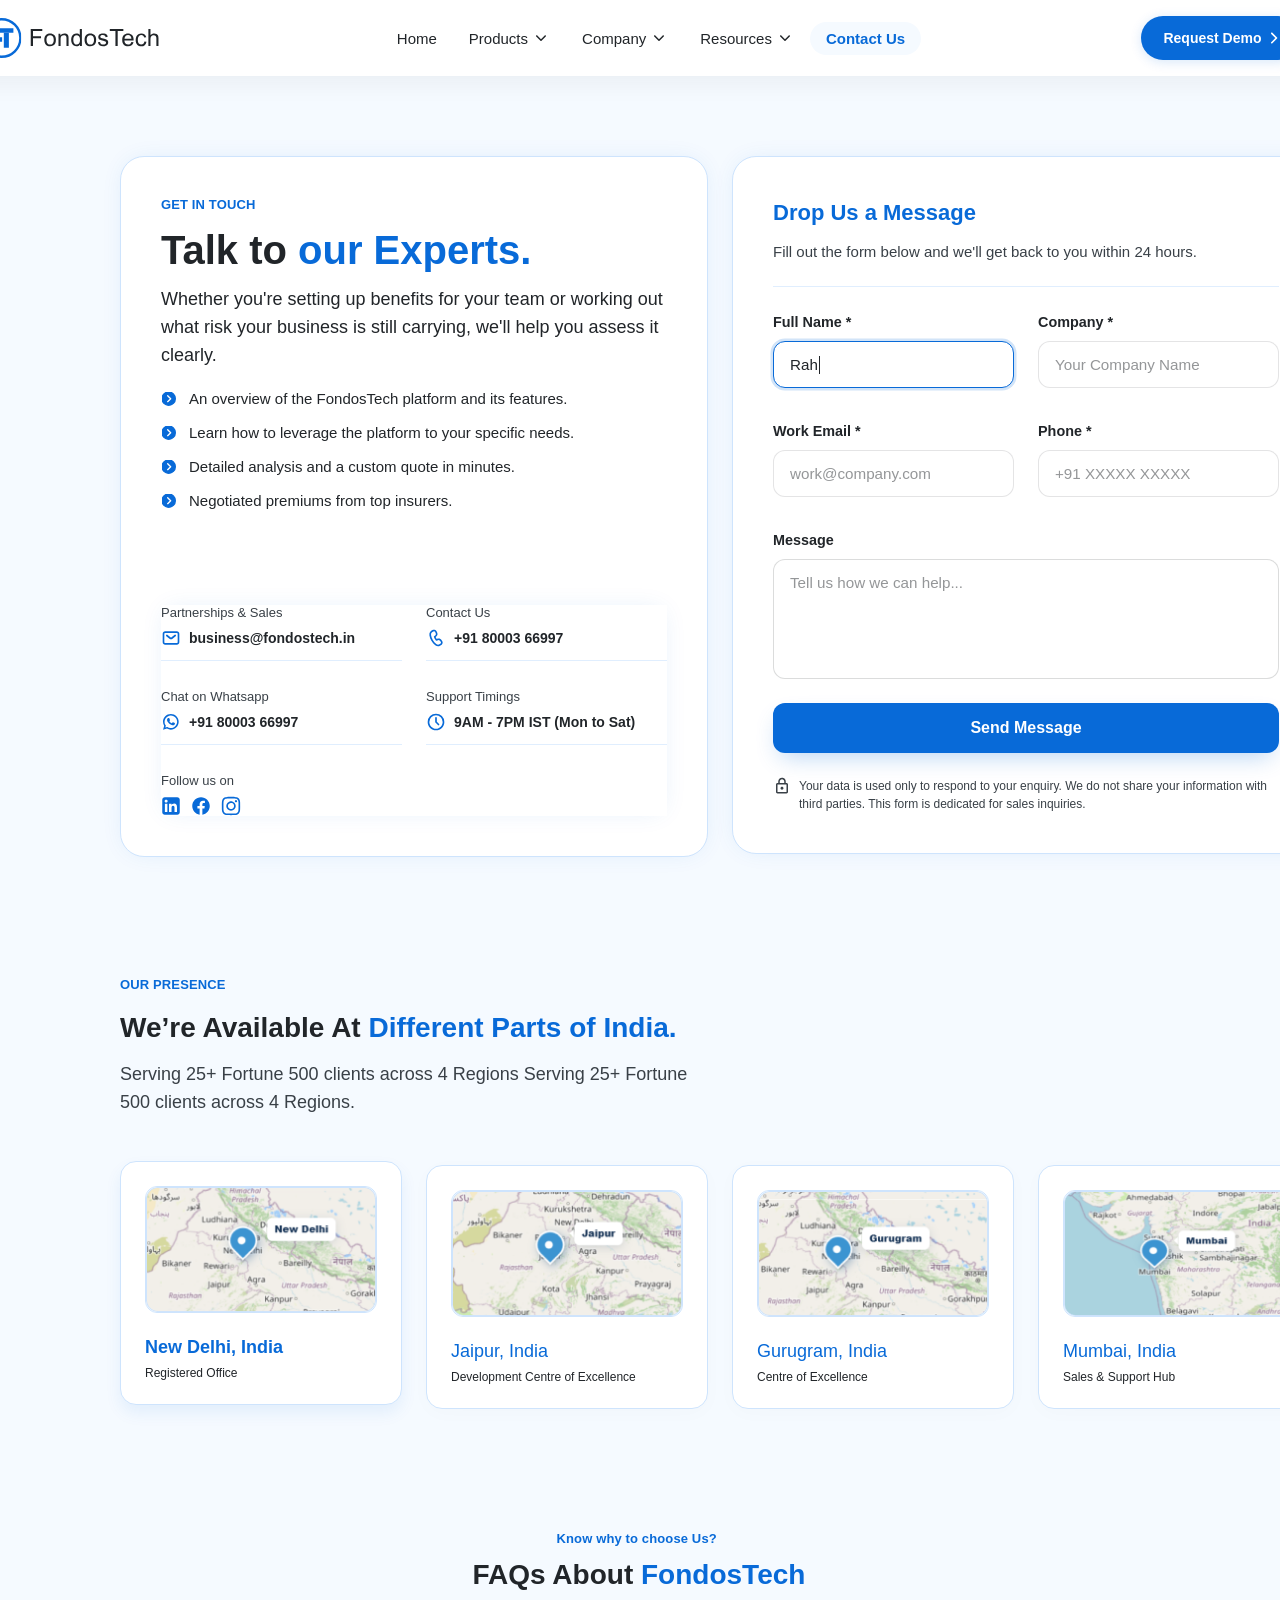
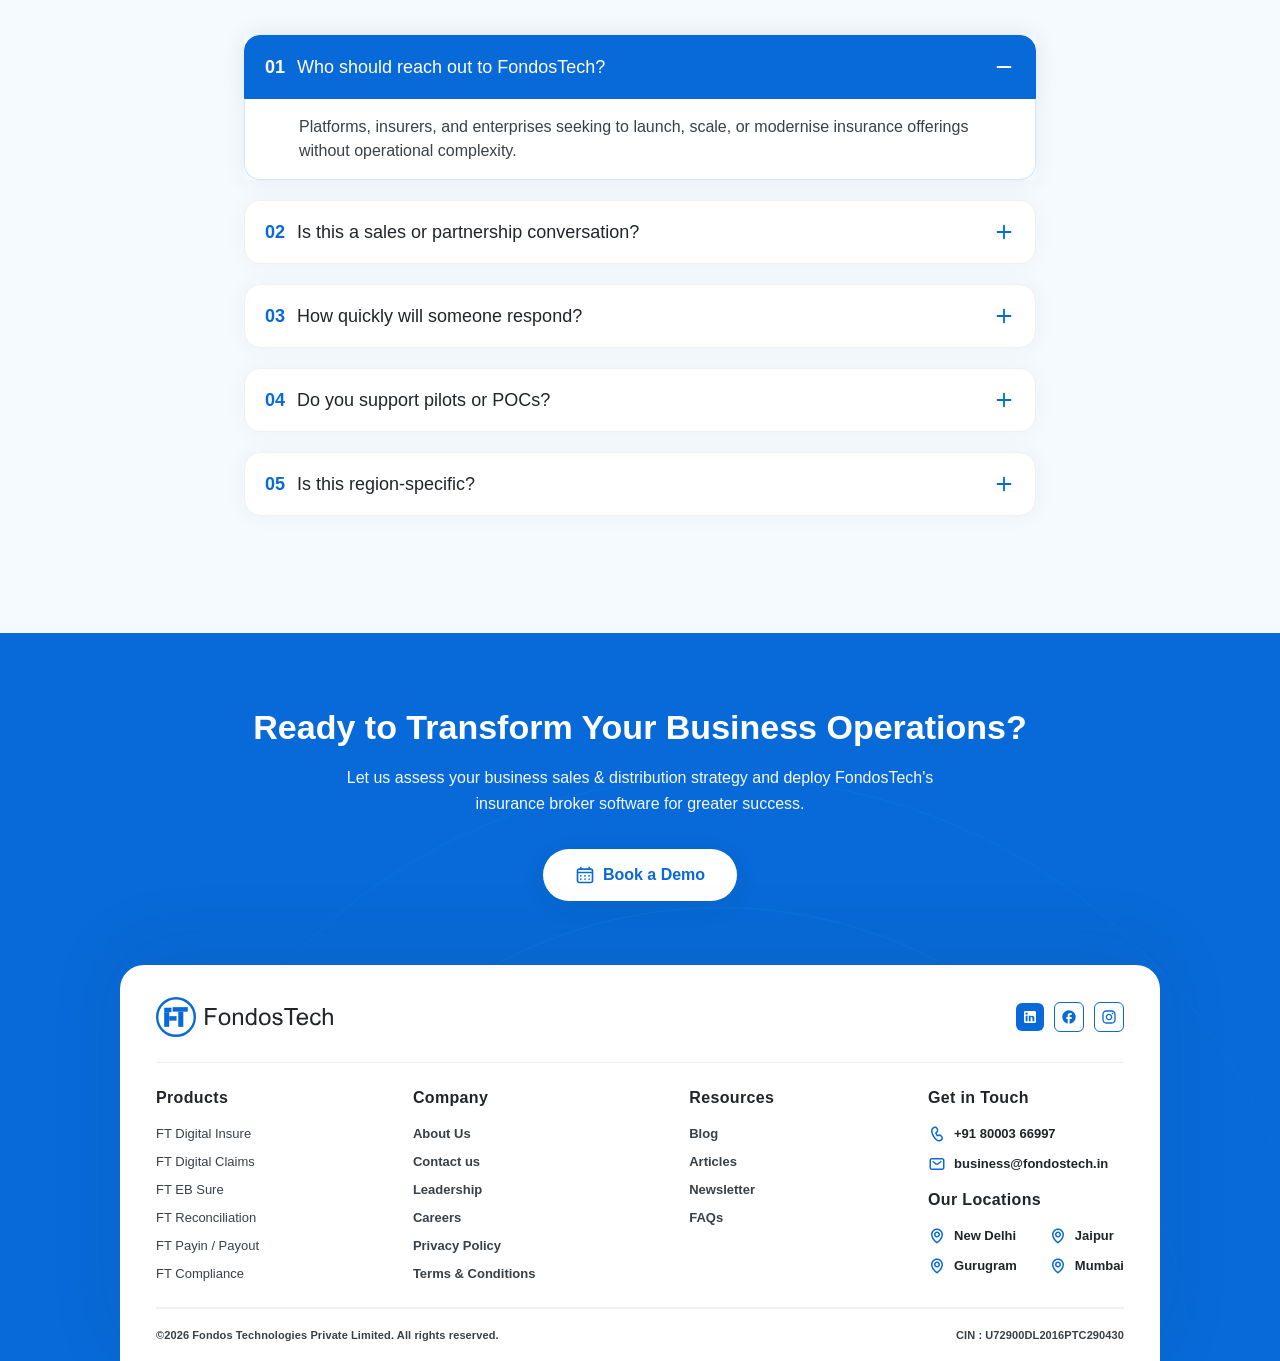
<file: fondos_web_htm/contact-us-fondos/index.html>
<!DOCTYPE html>
<html lang="en">
<head>
  <meta charset="UTF-8">
  <meta http-equiv="X-UA-Compatible" content="IE=edge">
  <meta name="viewport" content="width=device-width, initial-scale=1.0">
  <link rel="stylesheet" href="./vars.css">
  <link rel="stylesheet" href="./style.css">
  
  
  <style>
   a,
   button,
   input,
   select,
   h1,
   h2,
   h3,
   h4,
   h5,
   * {
       box-sizing: border-box;
       margin: 0;
       padding: 0;
       border: none;
       text-decoration: none;
       background: none;
   
       -webkit-font-smoothing: antialiased;
   }
   
   menu, ol, ul {
       list-style-type: none;
       margin: 0;
       padding: 0;
   }
   </style>
  <title>Document</title>
</head>
<body>
  <div class="ft-contact-webpage-ui-design-desktop">
    <div class="footer">
      <img class="image-8" src="image-80.png" />
      <div class="frame-240">
        <div class="frame-91">
          <div class="ready-to-transform-your-business-operations">
            Ready to Transform Your Business Operations?
          </div>
          <div
            class="let-us-assess-your-business-sales-distribution-strategy-and-deploy-fondos-tech-s-insurance-broker-software-for-greater-success"
          >
            Let us assess your business sales &amp; distribution strategy and
            deploy FondosTech&#039;s insurance broker software for greater
            success.
          </div>
        </div>
        <div class="frame-7">
          <img class="uil-schedule" src="uil-schedule0.svg" />
          <div class="book-a-demo">Book a Demo</div>
        </div>
      </div>
      <div class="frame-239">
        <div class="frame-238">
          <div class="ft-logo">
            <div class="fondos-tech-logomark-brandmark">
              <img class="clip-path-group" src="clip-path-group0.svg" />
            </div>
          </div>
          <div class="frame-110">
            <div class="frame-10">
              <img class="mdi-linkedin" src="mdi-linkedin0.svg" />
            </div>
            <div class="frame-94">
              <img class="ic-baseline-facebook" src="ic-baseline-facebook0.svg" />
            </div>
            <div class="frame-96">
              <img class="mdi-instagram" src="mdi-instagram0.svg" />
            </div>
          </div>
        </div>
        <div class="frame-118">
          <div class="frame-98">
            <div class="products">Products</div>
            <div class="frame-97">
              <div class="ft-digital-insure">FT Digital Insure</div>
              <div class="ft-digital-claims">FT Digital Claims</div>
              <div class="ft-eb-sure">FT EB Sure</div>
              <div class="ft-reconciliation">FT Reconciliation</div>
              <div class="ft-payin-payout">FT Payin / Payout</div>
              <div class="ft-compliance">FT Compliance</div>
            </div>
          </div>
          <div class="frame-99">
            <div class="company">Company</div>
            <div class="frame-97">
              <div class="frame-232">
                <div class="about-us">About Us</div>
              </div>
              <div class="contact-us">Contact us</div>
              <div class="leadership">Leadership</div>
              <div class="careers">Careers</div>
              <div class="privacy-policy">Privacy Policy</div>
              <div class="terms-conditions">Terms &amp; Conditions</div>
            </div>
          </div>
          <div class="frame-115">
            <div class="resources">Resources</div>
            <div class="frame-97">
              <div class="frame-232">
                <div class="blog">Blog</div>
              </div>
              <div class="articles">Articles</div>
              <div class="newsletter">Newsletter</div>
              <div class="fa-qs">FAQs</div>
            </div>
          </div>
          <div class="frame-114">
            <div class="get-in-touch">Get in Touch</div>
            <div class="frame-113">
              <div class="frame-104">
                <div class="frame-100">
                  <img
                    class="fluent-call-12-regular"
                    src="fluent-call-12-regular0.svg"
                  />
                  <div class="_91-80003-66997">+91 80003 66997</div>
                </div>
                <div class="frame-101">
                  <img
                    class="majesticons-mail-line"
                    src="majesticons-mail-line0.svg"
                  />
                  <div class="business-fondostech-in">business@fondostech.in</div>
                </div>
              </div>
            </div>
            <div class="our-locations">Our Locations</div>
            <div class="frame-250">
              <div class="frame-104">
                <div class="frame-100">
                  <img class="boxicons-location" src="boxicons-location0.svg" />
                  <div class="new-delhi">New Delhi</div>
                </div>
                <div class="frame-101">
                  <img class="boxicons-location2" src="boxicons-location1.svg" />
                  <div class="gurugram">Gurugram</div>
                </div>
              </div>
              <div class="frame-115">
                <div class="frame-104">
                  <div class="frame-100">
                    <img
                      class="boxicons-location3"
                      src="boxicons-location2.svg"
                    />
                    <div class="jaipur">Jaipur</div>
                  </div>
                  <div class="frame-101">
                    <img
                      class="boxicons-location4"
                      src="boxicons-location3.svg"
                    />
                    <div class="mumbai">Mumbai</div>
                  </div>
                </div>
              </div>
            </div>
          </div>
        </div>
        <div class="frame-230">
          <div
            class="_2026-fondos-technologies-private-limited-all-rights-reserved"
          >
            ©2026 Fondos Technologies Private Limited. All rights reserved.
          </div>
          <div class="cin-u-72900-dl-2016-ptc-290430">
            CIN : U72900DL2016PTC290430
          </div>
        </div>
      </div>
    </div>
    <div class="fa-qs2">
      <div class="know-why-to-choose-us">Know why to choose Us?</div>
      <div class="fa-qs-about-fondos-tech">
        <span>
          <span class="fa-qs-about-fondos-tech-span">FAQs About</span>
          <span class="fa-qs-about-fondos-tech-span2">FondosTech</span>
        </span>
      </div>
      <div class="frame-66">
        <div class="frame-64">
          <div class="frame-61">
            <div class="frame-62">
              <div class="_01">01</div>
              <div class="who-should-reach-out-to-fondos-tech">
                Who should reach out to FondosTech?
              </div>
            </div>
            <img
              class="fluent-subtract-12-regular"
              src="fluent-subtract-12-regular0.svg"
            />
          </div>
          <div class="frame-63">
            <div
              class="platforms-insurers-and-enterprises-seeking-to-launch-scale-or-modernise-insurance-offerings-without-operational-complexity"
            >
              Platforms, insurers, and enterprises seeking to launch, scale, or
              modernise insurance offerings without operational complexity.
            </div>
          </div>
        </div>
        <div class="frame-65">
          <div class="frame-612">
            <div class="frame-622">
              <div class="_02">02</div>
              <div class="is-this-a-sales-or-partnership-conversation">
                Is this a sales or partnership conversation?
              </div>
            </div>
            <img class="fluent-add-12-regular" src="fluent-add-12-regular0.svg" />
          </div>
        </div>
        <div class="frame-662">
          <div class="frame-612">
            <div class="frame-622">
              <div class="_03">03</div>
              <div class="how-quickly-will-someone-respond">
                How quickly will someone respond?
              </div>
            </div>
            <img
              class="fluent-add-12-regular2"
              src="fluent-add-12-regular1.svg"
            />
          </div>
        </div>
        <div class="frame-67">
          <div class="frame-612">
            <div class="frame-622">
              <div class="_04">04</div>
              <div class="do-you-support-pilots-or-po-cs">
                Do you support pilots or POCs?
              </div>
            </div>
            <img
              class="fluent-add-12-regular3"
              src="fluent-add-12-regular2.svg"
            />
          </div>
        </div>
        <div class="frame-68">
          <div class="frame-612">
            <div class="frame-622">
              <div class="_05">05</div>
              <div class="is-this-region-specific">Is this region-specific?</div>
            </div>
            <img
              class="fluent-add-12-regular4"
              src="fluent-add-12-regular3.svg"
            />
          </div>
        </div>
      </div>
    </div>
    <div class="locations">
      <div class="frame-255">
        <div class="our-presence">our presence</div>
        <div class="frame-43">
          <div class="we-re-available-at-different-parts-of-india">
            <span>
              <span class="we-re-available-at-different-parts-of-india-span">
                We’re Available At
              </span>
              <span class="we-re-available-at-different-parts-of-india-span2">
                Different Parts of India.
              </span>
            </span>
          </div>
          <div
            class="serving-25-fortune-500-clients-across-4-regions-serving-25-fortune-500-clients-across-4-regions"
          >
            Serving 25+ Fortune 500 clients across 4 Regions Serving 25+ Fortune
            500 clients across 4 Regions.
          </div>
        </div>
      </div>
      <div class="frame-258">
        <img class="image-10" src="image-100.png" />
        <div class="frame-257">
          <div class="new-delhi-india">New Delhi, India</div>
          <div class="registered-office">Registered Office</div>
        </div>
      </div>
      <div class="frame-259">
        <img class="image-12" src="image-120.png" />
        <div class="frame-257">
          <div class="jaipur-india">Jaipur, India</div>
          <div class="development-centre-of-excellence">
            Development Centre of Excellence
          </div>
        </div>
      </div>
      <div class="frame-260">
        <img class="image-10" src="image-101.png" />
        <div class="frame-257">
          <div class="gurugram-india">Gurugram, India</div>
          <div class="centre-of-excellence">Centre of Excellence</div>
        </div>
      </div>
      <div class="frame-261">
        <img class="image-10" src="image-102.png" />
        <div class="frame-257">
          <div class="mumbai-india">Mumbai, India</div>
          <div class="sales-support-hub">Sales &amp; Support Hub</div>
        </div>
      </div>
    </div>
    <div class="frame-247">
      <div class="frame-43">
        <div class="drop-us-a-message">Drop Us a Message</div>
        <div
          class="fill-out-the-form-below-and-we-ll-get-back-to-you-within-24-hours"
        >
          Fill out the form below and we&#039;ll get back to you within 24 hours.
        </div>
      </div>
      <div class="line-4"></div>
      <div class="frame-246">
        <div class="frame-244">
          <div class="frame-2382">
            <div class="full-name">Full Name *</div>
            <div class="frame-237">
              <div class="rah">Rah</div>
              <div class="line-2"></div>
            </div>
          </div>
          <div class="frame-2392">
            <div class="company2">Company *</div>
            <div class="frame-2372">
              <div class="your-company-name">Your Company Name</div>
            </div>
          </div>
        </div>
        <div class="frame-245">
          <div class="frame-241">
            <div class="work-email">Work Email *</div>
            <div class="frame-2372">
              <div class="work-company-com">work@company.com</div>
            </div>
          </div>
          <div class="frame-2392">
            <div class="phone">Phone *</div>
            <div class="frame-2372">
              <div class="_91-xxxxx-xxxxx">+91 XXXXX XXXXX</div>
            </div>
          </div>
        </div>
        <div class="frame-243">
          <div class="message">Message</div>
          <div class="frame-2373">
            <div class="tell-us-how-we-can-help">Tell us how we can help...</div>
          </div>
        </div>
      </div>
      <div class="frame-72">
        <div class="send-message">Send Message</div>
      </div>
      <div class="frame-248">
        <img class="mdi-secure-outline" src="mdi-secure-outline0.svg" />
        <div
          class="your-data-is-used-only-to-respond-to-your-enquiry-we-do-not-share-your-information-with-third-parties-this-form-is-dedicated-for-sales-inquiries"
        >
          Your data is used only to respond to your enquiry. We do not share your
          information with third parties. This form is dedicated for sales
          inquiries.
        </div>
      </div>
    </div>
    <div class="frame-2552">
      <div class="frame-268">
        <div class="get-in-touch2">Get in touch</div>
        <div class="frame-432">
          <div class="frame-265">
            <div class="talk-to-our-experts">
              <span>
                <span class="talk-to-our-experts-span">Talk to</span>
                <span class="talk-to-our-experts-span2">our Experts.</span>
              </span>
            </div>
            <div
              class="whether-you-re-setting-up-benefits-for-your-team-or-working-out-what-risk-your-business-is-still-carrying-we-ll-help-you-assess-it-clearly"
            >
              Whether you&#039;re setting up benefits for your team or working out
              what risk your business is still carrying, we&#039;ll help you
              assess it clearly.
            </div>
          </div>
          <div class="frame-267">
            <div class="frame-1012">
              <div class="icon-park-solid-right-c">
                <img class="mask-group" src="mask-group0.svg" />
              </div>
              <div
                class="an-overview-of-the-fondos-tech-platform-and-its-features"
              >
                An overview of the FondosTech platform and its features.
              </div>
            </div>
            <div class="frame-102">
              <div class="icon-park-solid-right-c">
                <img class="mask-group2" src="mask-group1.svg" />
              </div>
              <div
                class="learn-how-to-leverage-the-platform-to-your-specific-needs"
              >
                Learn how to leverage the platform to your specific needs.
              </div>
            </div>
            <div class="frame-2672">
              <div class="icon-park-solid-right-c">
                <img class="mask-group3" src="mask-group2.svg" />
              </div>
              <div class="detailed-analysis-and-a-custom-quote-in-minutes">
                Detailed analysis and a custom quote in minutes.
              </div>
            </div>
            <div class="frame-266">
              <div class="icon-park-solid-right-c">
                <img class="mask-group4" src="mask-group3.svg" />
              </div>
              <div class="negotiated-premiums-from-top-insurers">
                Negotiated premiums from top insurers.
              </div>
            </div>
          </div>
        </div>
      </div>
      <div class="frame-263">
        <div class="frame-2632">
          <div class="frame-105">
            <div class="partnerships-sales">Partnerships &amp; Sales</div>
            <div class="frame-101">
              <img
                class="majesticons-mail-line2"
                src="majesticons-mail-line1.svg"
              />
              <div class="business-fondostech-in2">business@fondostech.in</div>
            </div>
          </div>
          <div class="frame-2572">
            <div class="contact-us2">Contact Us</div>
            <div class="frame-100">
              <img
                class="fluent-call-12-regular2"
                src="fluent-call-12-regular1.svg"
              />
              <div class="_91-80003-669972">+91 80003 66997</div>
            </div>
          </div>
        </div>
        <div class="frame-264">
          <div class="frame-2582">
            <div class="chat-on-whatsapp">Chat on Whatsapp</div>
            <div class="frame-100">
              <div class="flowbite-whatsapp-solid">
                <img class="group" src="group0.svg" />
              </div>
              <div class="_91-80003-669972">+91 80003 66997</div>
            </div>
          </div>
          <div class="frame-256">
            <div class="support-timings">Support Timings</div>
            <div class="frame-100">
              <img class="mingcute-time-line" src="mingcute-time-line0.svg" />
              <div class="_9-am-7-pm-ist-mon-to-sat">
                9AM - 7PM IST (Mon to Sat)
              </div>
            </div>
          </div>
        </div>
        <div class="frame-2583">
          <div class="follow-us-on">Follow us on</div>
          <div class="frame-269">
            <img class="pajamas-linkedin" src="pajamas-linkedin0.svg" />
            <img class="formkit-facebook" src="formkit-facebook0.svg" />
            <img
              class="akar-icons-instagram-fill"
              src="akar-icons-instagram-fill0.svg"
            />
          </div>
        </div>
      </div>
    </div>
    <div class="navbar">
      <div class="ft-logo2">
        <div class="fondos-tech-logomark-brandmark2">
          <img class="clip-path-group2" src="clip-path-group1.svg" />
        </div>
      </div>
      <div class="frame-6">
        <div class="frame-5">
          <div class="home">Home</div>
        </div>
        <div class="frame-2">
          <div class="products2">Products</div>
          <div class="mingcute-down-line">
            <img class="group2" src="group1.svg" />
          </div>
        </div>
        <div class="frame-3">
          <div class="company3">Company</div>
          <div class="mingcute-down-line">
            <img class="group3" src="group2.svg" />
          </div>
        </div>
        <div class="frame-69">
          <div class="resources2">Resources</div>
          <div class="mingcute-down-line">
            <img class="group4" src="group3.svg" />
          </div>
        </div>
        <div class="frame-4">
          <div class="contact-us3">Contact Us</div>
        </div>
      </div>
      <div class="frame-1">
        <div class="request-demo">Request Demo</div>
        <img class="mingcute-right-line" src="mingcute-right-line0.svg" />
      </div>
    </div>
  </div>
  
</body>
</html>
</file>
<file: fondos_web_htm/contact-us-fondos/vars.css>
/* Figma Styles of your File */
:root {
  /* Colors */
  --fondostech-primary: #086ad8;
  --fondostech-secondary: #212529;

  /* Fonts */
  /* Effects */
}
/* Figma Color Variables of your File */
</file>
<file: fondos_web_htm/contact-us-fondos/style.css>
.ft-contact-webpage-ui-design-desktop,
.ft-contact-webpage-ui-design-desktop * {
  box-sizing: border-box;
}
.ft-contact-webpage-ui-design-desktop {
  background: #f5faff;
  height: 185.0625rem;
  position: relative;
  overflow: hidden;
}
.footer {
  background: var(--fondostech-primary, #086ad8);
  padding: 4.5rem 7.5rem 0rem 7.5rem;
  display: flex;
  flex-direction: column;
  gap: 4rem;
  align-items: center;
  justify-content: center;
  position: absolute;
  right: 0rem;
  left: 0rem;
  bottom: 0rem;
  overflow: hidden;
}
.image-8 {
  flex-shrink: 0;
  width: 75rem;
  height: 75rem;
  position: absolute;
  left: 7.5rem;
  top: 9rem;
  object-fit: cover;
  aspect-ratio: 1;
}
.frame-240 {
  display: flex;
  flex-direction: column;
  gap: 2rem;
  align-items: center;
  justify-content: center;
  align-self: stretch;
  flex-shrink: 0;
  position: relative;
}
.frame-91 {
  display: flex;
  flex-direction: column;
  gap: 1rem;
  align-items: center;
  justify-content: center;
  flex-shrink: 0;
  position: relative;
}
.ready-to-transform-your-business-operations {
  color: #ffffff;
  text-align: center;
  font-family: "Inter-Bold", sans-serif;
  font-size: 2.125rem;
  line-height: 2.75rem;
  font-weight: 700;
  position: relative;
  display: flex;
  align-items: center;
  justify-content: center;
}
.let-us-assess-your-business-sales-distribution-strategy-and-deploy-fondos-tech-s-insurance-broker-software-for-greater-success {
  color: #ffffff;
  text-align: center;
  font-family: "Inter-Medium", sans-serif;
  font-size: 1rem;
  line-height: 1.625rem;
  font-weight: 500;
  opacity: 0.96;
  position: relative;
  width: 37.5rem;
  display: flex;
  align-items: center;
  justify-content: center;
}
.frame-7 {
  background: #ffffff;
  border-radius: 2.5rem;
  padding: 1rem 2rem 1rem 2rem;
  display: flex;
  flex-direction: row;
  gap: 0.5rem;
  align-items: center;
  justify-content: center;
  flex-shrink: 0;
  position: relative;
  box-shadow: 0rem 0.375rem 1.5rem 0rem rgba(33, 37, 41, 0.08);
  overflow: hidden;
}
.uil-schedule {
  flex-shrink: 0;
  width: 1.25rem;
  height: 1.25rem;
  position: relative;
  overflow: visible;
  aspect-ratio: 1;
}
.book-a-demo {
  color: var(--fondostech-primary, #086ad8);
  text-align: left;
  font-family: "Inter-SemiBold", sans-serif;
  font-size: 1rem;
  line-height: 1.25rem;
  font-weight: 600;
  position: relative;
  display: flex;
  align-items: center;
  justify-content: flex-start;
}
.frame-239 {
  background: #ffffff;
  border-radius: 1.5rem 1.5rem 0rem 0rem;
  padding: 0rem 2.25rem 0rem 2.25rem;
  display: flex;
  flex-direction: column;
  gap: 0rem;
  align-items: center;
  justify-content: center;
  align-self: stretch;
  flex-shrink: 0;
  position: relative;
  box-shadow: 0rem -0.9375rem 5rem 0rem rgba(33, 37, 41, 0.08);
  overflow: hidden;
}
.frame-238 {
  border-style: solid;
  border-color: transparent;
  border-width: 0rem 0rem 0.03125rem 0rem;
  padding: 2rem 0rem 1.5rem 0rem;
  display: flex;
  flex-direction: row;
  align-items: center;
  justify-content: space-between;
  align-self: stretch;
  flex-shrink: 0;
  position: relative;
  overflow: hidden;
}
.ft-logo {
  flex-shrink: 0;
  width: 11.25rem;
  height: 2.5rem;
  position: relative;
  overflow: hidden;
}
.fondos-tech-logomark-brandmark {
  width: 11.180625rem;
  height: 2.5rem;
  position: absolute;
  left: 0rem;
  top: 50%;
  translate: 0 -50%;
  overflow: hidden;
  aspect-ratio: 178.89/40;
}
.clip-path-group {
  height: auto;
  position: absolute;
  left: 0rem;
  top: 0rem;
  overflow: visible;
}
.frame-110 {
  display: flex;
  flex-direction: row;
  gap: 0.625rem;
  align-items: center;
  justify-content: flex-start;
  flex-shrink: 0;
  position: relative;
}
.frame-10 {
  background: var(--fondostech-primary, #086ad8);
  border-radius: 0.375rem;
  padding: 0.375rem;
  display: flex;
  flex-direction: row;
  gap: 0rem;
  align-items: center;
  justify-content: center;
  flex-shrink: 0;
  position: relative;
  overflow: hidden;
}
.mdi-linkedin {
  flex-shrink: 0;
  width: 1rem;
  height: 1rem;
  position: relative;
  overflow: visible;
  aspect-ratio: 1;
}
.frame-94 {
  background: #ffffff;
  border-radius: 0.375rem;
  border-style: solid;
  border-color: #086ad8;
  border-width: 0.09375rem;
  padding: 0.375rem;
  display: flex;
  flex-direction: row;
  gap: 0rem;
  align-items: center;
  justify-content: center;
  flex-shrink: 0;
  position: relative;
  overflow: hidden;
}
.ic-baseline-facebook {
  flex-shrink: 0;
  width: 1rem;
  height: 1rem;
  position: relative;
  overflow: visible;
  aspect-ratio: 1;
}
.frame-96 {
  background: #ffffff;
  border-radius: 0.375rem;
  border-style: solid;
  border-color: var(--fondostech-primary, #086ad8);
  border-width: 0.09375rem;
  padding: 0.375rem;
  display: flex;
  flex-direction: row;
  gap: 0rem;
  align-items: center;
  justify-content: center;
  flex-shrink: 0;
  position: relative;
  overflow: hidden;
}
.mdi-instagram {
  flex-shrink: 0;
  width: 1rem;
  height: 1rem;
  position: relative;
  overflow: visible;
  aspect-ratio: 1;
}
.frame-118 {
  border-style: solid;
  border-color: #eef0f1;
  border-width: 0.0625rem 0rem 0.03125rem 0rem;
  padding: 1.5rem 0rem 1.5rem 0rem;
  display: flex;
  flex-direction: row;
  align-items: flex-start;
  justify-content: space-between;
  align-self: stretch;
  flex-shrink: 0;
  position: relative;
  overflow: hidden;
}
.frame-98 {
  display: flex;
  flex-direction: column;
  gap: 1rem;
  align-items: flex-start;
  justify-content: flex-start;
  flex-shrink: 0;
  position: relative;
}
.products {
  color: var(--fondostech-secondary, #212529);
  text-align: left;
  font-family: "Inter-SemiBold", sans-serif;
  font-size: 1rem;
  line-height: 1.375rem;
  letter-spacing: 0.021875rem;
  font-weight: 600;
  position: relative;
}
.frame-97 {
  display: flex;
  flex-direction: column;
  gap: 0.625rem;
  align-items: flex-start;
  justify-content: flex-start;
  flex-shrink: 0;
  position: relative;
}
.ft-digital-insure {
  color: #394047;
  text-align: left;
  font-family: "Inter-Medium", sans-serif;
  font-size: 0.8125rem;
  line-height: 1.125rem;
  font-weight: 500;
  position: relative;
  align-self: stretch;
}
.ft-digital-claims {
  color: #394047;
  text-align: left;
  font-family: "Inter-Medium", sans-serif;
  font-size: 0.8125rem;
  line-height: 1.125rem;
  font-weight: 500;
  position: relative;
  align-self: stretch;
}
.ft-eb-sure {
  color: #394047;
  text-align: left;
  font-family: "Inter-Medium", sans-serif;
  font-size: 0.8125rem;
  line-height: 1.125rem;
  font-weight: 500;
  position: relative;
  align-self: stretch;
}
.ft-reconciliation {
  color: #394047;
  text-align: left;
  font-family: "Inter-Medium", sans-serif;
  font-size: 0.8125rem;
  line-height: 1.125rem;
  font-weight: 500;
  position: relative;
  align-self: stretch;
}
.ft-payin-payout {
  color: #394047;
  text-align: left;
  font-family: "Inter-Medium", sans-serif;
  font-size: 0.8125rem;
  line-height: 1.125rem;
  font-weight: 500;
  position: relative;
  align-self: stretch;
}
.ft-compliance {
  color: #394047;
  text-align: left;
  font-family: "Inter-Medium", sans-serif;
  font-size: 0.8125rem;
  line-height: 1.125rem;
  font-weight: 500;
  position: relative;
  align-self: stretch;
}
.frame-99 {
  display: flex;
  flex-direction: column;
  gap: 1rem;
  align-items: flex-start;
  justify-content: flex-start;
  flex-shrink: 0;
  position: relative;
}
.company {
  color: var(--fondostech-secondary, #212529);
  text-align: left;
  font-family: "Inter-SemiBold", sans-serif;
  font-size: 1rem;
  line-height: 1.375rem;
  letter-spacing: 0.021875rem;
  font-weight: 600;
  position: relative;
  align-self: stretch;
}
.frame-232 {
  display: flex;
  flex-direction: row;
  gap: 0.5rem;
  align-items: center;
  justify-content: center;
  align-self: stretch;
  flex-shrink: 0;
  position: relative;
}
.about-us {
  color: #394047;
  text-align: left;
  font-family: "Inter-SemiBold", sans-serif;
  font-size: 0.8125rem;
  line-height: 1.125rem;
  font-weight: 600;
  position: relative;
  flex: 1;
}
.contact-us {
  color: #394047;
  text-align: left;
  font-family: "Inter-SemiBold", sans-serif;
  font-size: 0.8125rem;
  line-height: 1.125rem;
  font-weight: 600;
  position: relative;
  align-self: stretch;
}
.leadership {
  color: #394047;
  text-align: left;
  font-family: "Inter-SemiBold", sans-serif;
  font-size: 0.8125rem;
  line-height: 1.125rem;
  font-weight: 600;
  position: relative;
  align-self: stretch;
}
.careers {
  color: #394047;
  text-align: left;
  font-family: "Inter-SemiBold", sans-serif;
  font-size: 0.8125rem;
  line-height: 1.125rem;
  font-weight: 600;
  position: relative;
  align-self: stretch;
}
.privacy-policy {
  color: #394047;
  text-align: left;
  font-family: "Inter-SemiBold", sans-serif;
  font-size: 0.8125rem;
  line-height: 1.125rem;
  font-weight: 600;
  position: relative;
  align-self: stretch;
}
.terms-conditions {
  color: #394047;
  text-align: left;
  font-family: "Inter-SemiBold", sans-serif;
  font-size: 0.8125rem;
  line-height: 1.125rem;
  font-weight: 600;
  position: relative;
  align-self: stretch;
}
.frame-115 {
  display: flex;
  flex-direction: column;
  gap: 1rem;
  align-items: flex-start;
  justify-content: flex-start;
  flex-shrink: 0;
  position: relative;
}
.resources {
  color: var(--fondostech-secondary, #212529);
  text-align: left;
  font-family: "Inter-SemiBold", sans-serif;
  font-size: 1rem;
  line-height: 1.375rem;
  letter-spacing: 0.021875rem;
  font-weight: 600;
  position: relative;
}
.blog {
  color: #394047;
  text-align: left;
  font-family: "Inter-SemiBold", sans-serif;
  font-size: 0.8125rem;
  line-height: 1.125rem;
  font-weight: 600;
  position: relative;
  flex: 1;
}
.articles {
  color: #394047;
  text-align: left;
  font-family: "Inter-SemiBold", sans-serif;
  font-size: 0.8125rem;
  line-height: 1.125rem;
  font-weight: 600;
  position: relative;
  align-self: stretch;
}
.newsletter {
  color: #394047;
  text-align: left;
  font-family: "Inter-SemiBold", sans-serif;
  font-size: 0.8125rem;
  line-height: 1.125rem;
  font-weight: 600;
  position: relative;
  align-self: stretch;
}
.fa-qs {
  color: #394047;
  text-align: left;
  font-family: "Inter-SemiBold", sans-serif;
  font-size: 0.8125rem;
  line-height: 1.125rem;
  font-weight: 600;
  position: relative;
  align-self: stretch;
}
.frame-114 {
  display: flex;
  flex-direction: column;
  gap: 1rem;
  align-items: flex-start;
  justify-content: flex-start;
  flex-shrink: 0;
  position: relative;
}
.get-in-touch {
  color: var(--fondostech-secondary, #212529);
  text-align: left;
  font-family: "Inter-SemiBold", sans-serif;
  font-size: 1rem;
  line-height: 1.375rem;
  letter-spacing: 0.021875rem;
  font-weight: 600;
  position: relative;
  align-self: stretch;
}
.frame-113 {
  display: flex;
  flex-direction: column;
  gap: 1rem;
  align-items: flex-start;
  justify-content: flex-start;
  flex-shrink: 0;
  position: relative;
}
.frame-104 {
  display: flex;
  flex-direction: column;
  gap: 0.75rem;
  align-items: flex-start;
  justify-content: flex-start;
  flex-shrink: 0;
  position: relative;
}
.frame-100 {
  display: flex;
  flex-direction: row;
  gap: 0.5rem;
  align-items: center;
  justify-content: flex-start;
  flex-shrink: 0;
  position: relative;
}
.fluent-call-12-regular {
  flex-shrink: 0;
  width: 1.125rem;
  height: 1.125rem;
  position: relative;
  overflow: visible;
  aspect-ratio: 1;
}
._91-80003-66997 {
  color: var(--fondostech-secondary, #212529);
  text-align: left;
  font-family: "Inter-SemiBold", sans-serif;
  font-size: 0.8125rem;
  line-height: 1.125rem;
  font-weight: 600;
  position: relative;
}
.frame-101 {
  display: flex;
  flex-direction: row;
  gap: 0.5rem;
  align-items: center;
  justify-content: flex-start;
  align-self: stretch;
  flex-shrink: 0;
  position: relative;
}
.majesticons-mail-line {
  flex-shrink: 0;
  width: 1.125rem;
  height: 1.125rem;
  position: relative;
  overflow: visible;
  aspect-ratio: 1;
}
.business-fondostech-in {
  color: var(--fondostech-secondary, #212529);
  text-align: left;
  font-family: "Inter-SemiBold", sans-serif;
  font-size: 0.8125rem;
  line-height: 1.125rem;
  font-weight: 600;
  position: relative;
}
.our-locations {
  color: var(--fondostech-secondary, #212529);
  text-align: left;
  font-family: "Inter-SemiBold", sans-serif;
  font-size: 1rem;
  line-height: 1.375rem;
  letter-spacing: 0.021875rem;
  font-weight: 600;
  position: relative;
  align-self: stretch;
}
.frame-250 {
  display: flex;
  flex-direction: row;
  gap: 2rem;
  align-items: flex-start;
  justify-content: flex-start;
  flex-shrink: 0;
  position: relative;
}
.boxicons-location {
  flex-shrink: 0;
  width: 1.125rem;
  height: 1.125rem;
  position: relative;
  overflow: visible;
  aspect-ratio: 1;
}
.new-delhi {
  color: var(--fondostech-secondary, #212529);
  text-align: left;
  font-family: "Inter-SemiBold", sans-serif;
  font-size: 0.8125rem;
  line-height: 1.125rem;
  font-weight: 600;
  position: relative;
}
.boxicons-location2 {
  flex-shrink: 0;
  width: 1.125rem;
  height: 1.125rem;
  position: relative;
  overflow: visible;
  aspect-ratio: 1;
}
.gurugram {
  color: var(--fondostech-secondary, #212529);
  text-align: left;
  font-family: "Inter-SemiBold", sans-serif;
  font-size: 0.8125rem;
  line-height: 1.125rem;
  font-weight: 600;
  position: relative;
}
.boxicons-location3 {
  flex-shrink: 0;
  width: 1.125rem;
  height: 1.125rem;
  position: relative;
  overflow: visible;
  aspect-ratio: 1;
}
.jaipur {
  color: var(--fondostech-secondary, #212529);
  text-align: left;
  font-family: "Inter-SemiBold", sans-serif;
  font-size: 0.8125rem;
  line-height: 1.125rem;
  font-weight: 600;
  position: relative;
}
.boxicons-location4 {
  flex-shrink: 0;
  width: 1.125rem;
  height: 1.125rem;
  position: relative;
  overflow: visible;
  aspect-ratio: 1;
}
.mumbai {
  color: var(--fondostech-secondary, #212529);
  text-align: left;
  font-family: "Inter-SemiBold", sans-serif;
  font-size: 0.8125rem;
  line-height: 1.125rem;
  font-weight: 600;
  position: relative;
}
.frame-230 {
  border-style: solid;
  border-color: #eef0f1;
  border-width: 0.03125rem 0rem 0rem 0rem;
  padding: 1.25rem 0rem 1.25rem 0rem;
  display: flex;
  flex-direction: row;
  align-items: center;
  justify-content: space-between;
  align-self: stretch;
  flex-shrink: 0;
  position: relative;
  overflow: hidden;
}
._2026-fondos-technologies-private-limited-all-rights-reserved {
  color: #394047;
  text-align: left;
  font-family: "Inter-SemiBold", sans-serif;
  font-size: 0.6875rem;
  letter-spacing: 0.01em;
  font-weight: 600;
  position: relative;
}
.cin-u-72900-dl-2016-ptc-290430 {
  color: #394047;
  text-align: left;
  font-family: "Inter-SemiBold", sans-serif;
  font-size: 0.6875rem;
  letter-spacing: 0.01em;
  font-weight: 600;
  position: relative;
}
.fa-qs2 {
  width: 49.5rem;
  height: 36.5625rem;
  position: absolute;
  left: 50%;
  translate: -50%;
  bottom: 52.8125rem;
}
.know-why-to-choose-us {
  color: var(--fondostech-primary, #086ad8);
  text-align: center;
  font-family: "Inter-SemiBold", sans-serif;
  font-size: 0.8125rem;
  letter-spacing: 0.01em;
  font-weight: 600;
  position: absolute;
  left: 19.53125rem;
  top: 0rem;
  display: flex;
  align-items: center;
  justify-content: center;
}
.fa-qs-about-fondos-tech {
  text-align: center;
  font-family: "Inter-Bold", sans-serif;
  font-size: 1.75rem;
  line-height: 2.5rem;
  font-weight: 700;
  position: absolute;
  left: 14.28125rem;
  top: 1.5rem;
}
.fa-qs-about-fondos-tech-span {
  color: var(--fondostech-secondary, #212529);
}
.fa-qs-about-fondos-tech-span2 {
  color: var(--fondostech-primary, #086ad8);
}
.frame-66 {
  display: flex;
  flex-direction: column;
  gap: 1.25rem;
  align-items: center;
  justify-content: center;
  width: 49.5rem;
  position: absolute;
  left: 0rem;
  top: 6.5rem;
}
.frame-64 {
  display: flex;
  flex-direction: column;
  gap: 0rem;
  align-items: flex-start;
  justify-content: flex-start;
  align-self: stretch;
  flex-shrink: 0;
  position: relative;
  box-shadow: 0rem 0rem 1.5rem 0rem rgba(33, 37, 41, 0.06);
}
.frame-61 {
  background: var(--fondostech-primary, #086ad8);
  border-radius: 1rem 1rem 0rem 0rem;
  border-style: solid;
  border-color: var(--fondostech-primary, #086ad8);
  border-width: 0.0625rem;
  padding: 1.25rem;
  display: flex;
  flex-direction: row;
  align-items: center;
  justify-content: space-between;
  align-self: stretch;
  flex-shrink: 0;
  position: relative;
  box-shadow: 0rem 0rem 1.5rem 0rem rgba(33, 37, 41, 0.04);
  overflow: hidden;
}
.frame-62 {
  display: flex;
  flex-direction: row;
  gap: 0.75rem;
  align-items: center;
  justify-content: flex-start;
  flex: 1;
  position: relative;
}
._01 {
  color: #ffffff;
  text-align: left;
  font-family: "Inter-SemiBold", sans-serif;
  font-size: 1.125rem;
  font-weight: 600;
  position: relative;
  display: flex;
  align-items: center;
  justify-content: flex-start;
}
.who-should-reach-out-to-fondos-tech {
  color: #ffffff;
  text-align: left;
  font-family: "Inter-Medium", sans-serif;
  font-size: 1.125rem;
  font-weight: 500;
  position: relative;
  display: flex;
  align-items: center;
  justify-content: flex-start;
}
.fluent-subtract-12-regular {
  flex-shrink: 0;
  width: 1.375rem;
  height: 1.375rem;
  position: relative;
  overflow: visible;
  aspect-ratio: 1;
}
.frame-63 {
  background: #ffffff;
  border-radius: 0rem 0rem 1rem 1rem;
  border-style: solid;
  border-color: #cee4fd;
  border-width: 0rem 0.0625rem 0.0625rem 0.0625rem;
  padding: 1rem 2.6875rem 1rem 3.375rem;
  display: flex;
  flex-direction: row;
  gap: 0.5rem;
  align-items: center;
  justify-content: center;
  align-self: stretch;
  flex-shrink: 0;
  position: relative;
}
.platforms-insurers-and-enterprises-seeking-to-launch-scale-or-modernise-insurance-offerings-without-operational-complexity {
  color: #394047;
  text-align: left;
  font-family: "Inter-Medium", sans-serif;
  font-size: 1rem;
  line-height: 1.5rem;
  font-weight: 500;
  position: relative;
  flex: 1;
}
.frame-65 {
  display: flex;
  flex-direction: column;
  gap: 0rem;
  align-items: flex-start;
  justify-content: flex-start;
  align-self: stretch;
  flex-shrink: 0;
  position: relative;
}
.frame-612 {
  background: #ffffff;
  border-radius: 1rem;
  border-style: solid;
  border-color: #eef0f1;
  border-width: 0.0625rem;
  padding: 1.25rem;
  display: flex;
  flex-direction: row;
  align-items: center;
  justify-content: space-between;
  align-self: stretch;
  flex-shrink: 0;
  position: relative;
  box-shadow: 0rem 0rem 1.5rem 0rem rgba(33, 37, 41, 0.04);
  overflow: hidden;
}
.frame-622 {
  display: flex;
  flex-direction: row;
  gap: 0.75rem;
  align-items: center;
  justify-content: flex-start;
  flex-shrink: 0;
  position: relative;
}
._02 {
  color: var(--fondostech-primary, #086ad8);
  text-align: left;
  font-family: "Inter-SemiBold", sans-serif;
  font-size: 1.125rem;
  font-weight: 600;
  position: relative;
  display: flex;
  align-items: center;
  justify-content: flex-start;
}
.is-this-a-sales-or-partnership-conversation {
  color: var(--fondostech-secondary, #212529);
  text-align: left;
  font-family: "Inter-Medium", sans-serif;
  font-size: 1.125rem;
  font-weight: 500;
  position: relative;
  display: flex;
  align-items: center;
  justify-content: flex-start;
}
.fluent-add-12-regular {
  flex-shrink: 0;
  width: 1.375rem;
  height: 1.375rem;
  position: relative;
  overflow: visible;
  aspect-ratio: 1;
}
.frame-662 {
  display: flex;
  flex-direction: column;
  gap: 0rem;
  align-items: flex-start;
  justify-content: flex-start;
  align-self: stretch;
  flex-shrink: 0;
  position: relative;
}
._03 {
  color: var(--fondostech-primary, #086ad8);
  text-align: left;
  font-family: "Inter-SemiBold", sans-serif;
  font-size: 1.125rem;
  font-weight: 600;
  position: relative;
  display: flex;
  align-items: center;
  justify-content: flex-start;
}
.how-quickly-will-someone-respond {
  color: var(--fondostech-secondary, #212529);
  text-align: left;
  font-family: "Inter-Medium", sans-serif;
  font-size: 1.125rem;
  font-weight: 500;
  position: relative;
  display: flex;
  align-items: center;
  justify-content: flex-start;
}
.fluent-add-12-regular2 {
  flex-shrink: 0;
  width: 1.375rem;
  height: 1.375rem;
  position: relative;
  overflow: visible;
  aspect-ratio: 1;
}
.frame-67 {
  display: flex;
  flex-direction: column;
  gap: 0rem;
  align-items: flex-start;
  justify-content: flex-start;
  align-self: stretch;
  flex-shrink: 0;
  position: relative;
}
._04 {
  color: var(--fondostech-primary, #086ad8);
  text-align: left;
  font-family: "Inter-SemiBold", sans-serif;
  font-size: 1.125rem;
  font-weight: 600;
  position: relative;
  display: flex;
  align-items: center;
  justify-content: flex-start;
}
.do-you-support-pilots-or-po-cs {
  color: var(--fondostech-secondary, #212529);
  text-align: left;
  font-family: "Inter-Medium", sans-serif;
  font-size: 1.125rem;
  font-weight: 500;
  position: relative;
  display: flex;
  align-items: center;
  justify-content: flex-start;
}
.fluent-add-12-regular3 {
  flex-shrink: 0;
  width: 1.375rem;
  height: 1.375rem;
  position: relative;
  overflow: visible;
  aspect-ratio: 1;
}
.frame-68 {
  display: flex;
  flex-direction: column;
  gap: 0rem;
  align-items: flex-start;
  justify-content: flex-start;
  align-self: stretch;
  flex-shrink: 0;
  position: relative;
}
._05 {
  color: var(--fondostech-primary, #086ad8);
  text-align: left;
  font-family: "Inter-SemiBold", sans-serif;
  font-size: 1.125rem;
  font-weight: 600;
  position: relative;
  display: flex;
  align-items: center;
  justify-content: flex-start;
}
.is-this-region-specific {
  color: var(--fondostech-secondary, #212529);
  text-align: left;
  font-family: "Inter-Medium", sans-serif;
  font-size: 1.125rem;
  font-weight: 500;
  position: relative;
  display: flex;
  align-items: center;
  justify-content: flex-start;
}
.fluent-add-12-regular4 {
  flex-shrink: 0;
  width: 1.375rem;
  height: 1.375rem;
  position: relative;
  overflow: visible;
  aspect-ratio: 1;
}
.locations {
  height: 27.125rem;
  position: absolute;
  right: 7.5rem;
  left: 7.5rem;
  bottom: 96.875rem;
}
.frame-255 {
  display: flex;
  flex-direction: column;
  gap: 1rem;
  align-items: flex-start;
  justify-content: flex-start;
  width: 36.75rem;
  position: absolute;
  left: 0rem;
  top: 0rem;
}
.our-presence {
  color: var(--fondostech-primary, #086ad8);
  text-align: left;
  font-family: "Inter-SemiBold", sans-serif;
  font-size: 0.8125rem;
  letter-spacing: 0.01em;
  font-weight: 600;
  text-transform: uppercase;
  position: relative;
  align-self: stretch;
  display: flex;
  align-items: center;
  justify-content: flex-start;
}
.frame-43 {
  display: flex;
  flex-direction: column;
  gap: 0.75rem;
  align-items: flex-start;
  justify-content: flex-start;
  align-self: stretch;
  flex-shrink: 0;
  position: relative;
}
.we-re-available-at-different-parts-of-india {
  text-align: left;
  font-family: "Inter-Bold", sans-serif;
  font-size: 1.75rem;
  line-height: 2.5rem;
  font-weight: 700;
  position: relative;
  align-self: stretch;
}
.we-re-available-at-different-parts-of-india-span {
  color: var(--fondostech-secondary, #212529);
}
.we-re-available-at-different-parts-of-india-span2 {
  color: var(--fondostech-primary, #086ad8);
}
.serving-25-fortune-500-clients-across-4-regions-serving-25-fortune-500-clients-across-4-regions {
  color: #394047;
  text-align: left;
  font-family: "Inter-Regular", sans-serif;
  font-size: 1.125rem;
  line-height: 1.75rem;
  font-weight: 400;
  position: relative;
  align-self: stretch;
}
.frame-258 {
  background: #ffffff;
  border-radius: 1rem;
  border-style: solid;
  border-color: #cee4fd;
  border-width: 0.0625rem;
  padding: 1.5rem;
  display: flex;
  flex-direction: column;
  gap: 1.5rem;
  align-items: flex-start;
  justify-content: flex-start;
  width: 17.625rem;
  position: absolute;
  left: 0rem;
  top: 11.5rem;
  box-shadow: 0rem 0.5rem 1rem 0rem rgba(8, 106, 216, 0.08);
  overflow: hidden;
}
.image-10 {
  border-radius: 0.75rem;
  border-style: solid;
  border-color: #cee4fd;
  border-width: 0.0625rem;
  align-self: stretch;
  flex-shrink: 0;
  height: 7.9375rem;
  position: relative;
  object-fit: cover;
}
.frame-257 {
  display: flex;
  flex-direction: column;
  gap: 0.5rem;
  align-items: flex-start;
  justify-content: flex-start;
  align-self: stretch;
  flex-shrink: 0;
  position: relative;
}
.new-delhi-india {
  color: var(--fondostech-primary, #086ad8);
  text-align: left;
  font-family: "Inter-SemiBold", sans-serif;
  font-size: 1.125rem;
  font-weight: 600;
  position: relative;
  align-self: stretch;
  display: flex;
  align-items: center;
  justify-content: flex-start;
}
.registered-office {
  color: var(--fondostech-secondary, #212529);
  text-align: left;
  font-family: "Inter-Medium", sans-serif;
  font-size: 0.75rem;
  font-weight: 500;
  position: relative;
  align-self: stretch;
}
.frame-259 {
  background: #ffffff;
  border-radius: 1rem;
  border-style: solid;
  border-color: #cee4fd;
  border-width: 0.0625rem;
  padding: 1.5rem;
  display: flex;
  flex-direction: column;
  gap: 1.5rem;
  align-items: flex-start;
  justify-content: flex-start;
  width: 17.625rem;
  position: absolute;
  left: 19.125rem;
  top: 11.75rem;
  box-shadow: 0rem 0.25rem 1.25rem 0rem rgba(33, 37, 41, 0.02);
  overflow: hidden;
}
.image-12 {
  border-radius: 0.75rem;
  border-style: solid;
  border-color: #cee4fd;
  border-width: 0.0625rem;
  align-self: stretch;
  flex-shrink: 0;
  height: 7.9375rem;
  position: relative;
  object-fit: cover;
}
.jaipur-india {
  color: var(--fondostech-primary, #086ad8);
  text-align: left;
  font-family: "Inter-Medium", sans-serif;
  font-size: 1.125rem;
  font-weight: 500;
  position: relative;
  align-self: stretch;
  display: flex;
  align-items: center;
  justify-content: flex-start;
}
.development-centre-of-excellence {
  color: var(--fondostech-secondary, #212529);
  text-align: left;
  font-family: "Inter-Medium", sans-serif;
  font-size: 0.75rem;
  font-weight: 500;
  position: relative;
  align-self: stretch;
}
.frame-260 {
  background: #ffffff;
  border-radius: 1rem;
  border-style: solid;
  border-color: #cee4fd;
  border-width: 0.0625rem;
  padding: 1.5rem;
  display: flex;
  flex-direction: column;
  gap: 1.5rem;
  align-items: flex-start;
  justify-content: flex-start;
  width: 17.625rem;
  position: absolute;
  left: 38.25rem;
  top: 11.75rem;
  box-shadow: 0rem 0.25rem 1.25rem 0rem rgba(33, 37, 41, 0.02);
  overflow: hidden;
}
.gurugram-india {
  color: var(--fondostech-primary, #086ad8);
  text-align: left;
  font-family: "Inter-Medium", sans-serif;
  font-size: 1.125rem;
  font-weight: 500;
  position: relative;
  align-self: stretch;
  display: flex;
  align-items: center;
  justify-content: flex-start;
}
.centre-of-excellence {
  color: var(--fondostech-secondary, #212529);
  text-align: left;
  font-family: "Inter-Medium", sans-serif;
  font-size: 0.75rem;
  font-weight: 500;
  position: relative;
  align-self: stretch;
}
.frame-261 {
  background: #ffffff;
  border-radius: 1rem;
  border-style: solid;
  border-color: #cee4fd;
  border-width: 0.0625rem;
  padding: 1.5rem;
  display: flex;
  flex-direction: column;
  gap: 1.5rem;
  align-items: flex-start;
  justify-content: flex-start;
  width: 17.625rem;
  position: absolute;
  left: 57.375rem;
  top: 11.75rem;
  box-shadow: 0rem 0.25rem 1.25rem 0rem rgba(33, 37, 41, 0.02);
  overflow: hidden;
}
.mumbai-india {
  color: var(--fondostech-primary, #086ad8);
  text-align: left;
  font-family: "Inter-Medium", sans-serif;
  font-size: 1.125rem;
  font-weight: 500;
  position: relative;
  align-self: stretch;
  display: flex;
  align-items: center;
  justify-content: flex-start;
}
.sales-support-hub {
  color: var(--fondostech-secondary, #212529);
  text-align: left;
  font-family: "Inter-Medium", sans-serif;
  font-size: 0.75rem;
  font-weight: 500;
  position: relative;
  align-self: stretch;
}
.frame-247 {
  background: #ffffff;
  border-radius: 1.5rem;
  border-style: solid;
  border-color: #cee4fd;
  border-width: 0.0625rem;
  padding: 2.5rem;
  display: flex;
  flex-direction: column;
  gap: 1.5rem;
  align-items: flex-start;
  justify-content: center;
  width: 36.75rem;
  position: absolute;
  left: 45.75rem;
  top: 9.75rem;
  box-shadow: 0rem 0rem 1.5rem -0.375rem rgba(8, 106, 216, 0.12);
  overflow: hidden;
}
.drop-us-a-message {
  color: var(--fondostech-primary, #086ad8);
  text-align: left;
  font-family: "Inter-Bold", sans-serif;
  font-size: 1.375rem;
  line-height: 2rem;
  font-weight: 700;
  position: relative;
  align-self: stretch;
}
.fill-out-the-form-below-and-we-ll-get-back-to-you-within-24-hours {
  color: #394047;
  text-align: left;
  font-family: "Inter-Medium", sans-serif;
  font-size: 0.9375rem;
  line-height: 1.375rem;
  font-weight: 500;
  position: relative;
  align-self: stretch;
}
.line-4 {
  margin-top: -0.0625rem;
  border-style: solid;
  border-color: #e0eefe;
  border-width: 0.0625rem 0 0 0;
  align-self: stretch;
  flex-shrink: 0;
  height: 0rem;
  position: relative;
}
.frame-246 {
  display: flex;
  flex-direction: column;
  gap: 2rem;
  align-items: flex-start;
  justify-content: flex-start;
  align-self: stretch;
  flex-shrink: 0;
  position: relative;
}
.frame-244 {
  display: flex;
  flex-direction: row;
  gap: 1.5rem;
  align-items: center;
  justify-content: flex-start;
  align-self: stretch;
  flex-shrink: 0;
  position: relative;
}
.frame-2382 {
  display: flex;
  flex-direction: column;
  gap: 0.5rem;
  align-items: flex-start;
  justify-content: flex-start;
  flex: 1;
  position: relative;
}
.full-name {
  color: var(--fondostech-secondary, #212529);
  text-align: left;
  font-family: "Inter-SemiBold", sans-serif;
  font-size: 0.8999999761581421rem;
  line-height: 1.375rem;
  font-weight: 600;
  position: relative;
  align-self: stretch;
}
.frame-237 {
  background: #ffffff;
  border-radius: 0.75rem;
  border-style: solid;
  border-color: var(--fondostech-primary, #086ad8);
  border-width: 0.0625rem;
  padding: 0.875rem 1rem 0.875rem 1rem;
  display: flex;
  flex-direction: row;
  gap: 0.5rem;
  align-items: center;
  justify-content: flex-start;
  align-self: stretch;
  flex-shrink: 0;
  position: relative;
  box-shadow: 0rem 0rem 0rem 0.15625rem rgba(8, 106, 216, 0.18);
  overflow: hidden;
}
.rah {
  color: var(--fondostech-secondary, #212529);
  text-align: left;
  font-family: "Inter-Regular", sans-serif;
  font-size: 0.949999988079071rem;
  font-weight: 400;
  position: relative;
}
.line-2 {
  margin-top: -0.0625rem;
  border-style: solid;
  border-color: var(--fondostech-secondary, #212529);
  border-width: 0.0625rem 0 0 0;
  flex-shrink: 0;
  width: 1.125rem;
  height: 0rem;
  position: absolute;
  left: 2.875rem;
  top: 0.9375rem;
  transform-origin: 0 0;
  transform: rotate(90deg) scale(1, 1);
}
.frame-2392 {
  display: flex;
  flex-direction: column;
  gap: 0.5rem;
  align-items: flex-start;
  justify-content: flex-start;
  flex: 1;
  position: relative;
}
.company2 {
  color: var(--fondostech-secondary, #212529);
  text-align: left;
  font-family: "Inter-SemiBold", sans-serif;
  font-size: 0.8999999761581421rem;
  line-height: 1.375rem;
  font-weight: 600;
  position: relative;
  align-self: stretch;
}
.frame-2372 {
  background: #ffffff;
  border-radius: 0.75rem;
  border-style: solid;
  border-color: rgba(33, 37, 41, 0.12);
  border-width: 0.0625rem;
  padding: 0.875rem 1rem 0.875rem 1rem;
  display: flex;
  flex-direction: row;
  gap: 0.5rem;
  align-items: center;
  justify-content: flex-start;
  align-self: stretch;
  flex-shrink: 0;
  position: relative;
  overflow: hidden;
}
.your-company-name {
  color: var(--fondostech-secondary, #212529);
  text-align: left;
  font-family: "Inter-Regular", sans-serif;
  font-size: 0.949999988079071rem;
  font-weight: 400;
  opacity: 0.48;
  position: relative;
}
.frame-245 {
  display: flex;
  flex-direction: row;
  gap: 1.5rem;
  align-items: center;
  justify-content: flex-start;
  align-self: stretch;
  flex-shrink: 0;
  position: relative;
}
.frame-241 {
  display: flex;
  flex-direction: column;
  gap: 0.5rem;
  align-items: flex-start;
  justify-content: flex-start;
  flex: 1;
  position: relative;
}
.work-email {
  color: var(--fondostech-secondary, #212529);
  text-align: left;
  font-family: "Inter-SemiBold", sans-serif;
  font-size: 0.8999999761581421rem;
  line-height: 1.375rem;
  font-weight: 600;
  position: relative;
  align-self: stretch;
}
.work-company-com {
  color: var(--fondostech-secondary, #212529);
  text-align: left;
  font-family: "Inter-Regular", sans-serif;
  font-size: 0.949999988079071rem;
  font-weight: 400;
  opacity: 0.48;
  position: relative;
}
.phone {
  color: var(--fondostech-secondary, #212529);
  text-align: left;
  font-family: "Inter-SemiBold", sans-serif;
  font-size: 0.8999999761581421rem;
  line-height: 1.375rem;
  font-weight: 600;
  position: relative;
  align-self: stretch;
}
._91-xxxxx-xxxxx {
  color: var(--fondostech-secondary, #212529);
  text-align: left;
  font-family: "Inter-Regular", sans-serif;
  font-size: 0.949999988079071rem;
  font-weight: 400;
  opacity: 0.48;
  position: relative;
}
.frame-243 {
  display: flex;
  flex-direction: column;
  gap: 0.5rem;
  align-items: flex-start;
  justify-content: flex-start;
  align-self: stretch;
  flex-shrink: 0;
  height: 9.375rem;
  position: relative;
}
.message {
  color: var(--fondostech-secondary, #212529);
  text-align: left;
  font-family: "Inter-SemiBold", sans-serif;
  font-size: 0.8999999761581421rem;
  line-height: 1.375rem;
  font-weight: 600;
  position: relative;
  align-self: stretch;
}
.frame-2373 {
  background: #ffffff;
  border-radius: 0.75rem;
  border-style: solid;
  border-color: rgba(33, 37, 41, 0.16);
  border-width: 0.0625rem;
  padding: 0.875rem 1rem 0.875rem 1rem;
  display: flex;
  flex-direction: row;
  gap: 0.5rem;
  align-items: center;
  justify-content: flex-start;
  align-self: stretch;
  flex: 1;
  position: relative;
  overflow: hidden;
}
.tell-us-how-we-can-help {
  color: var(--fondostech-secondary, #212529);
  text-align: left;
  font-family: "Inter-Regular", sans-serif;
  font-size: 0.949999988079071rem;
  font-weight: 400;
  opacity: 0.48;
  position: relative;
  align-self: stretch;
  flex: 1;
}
.frame-72 {
  background: var(--fondostech-primary, #086ad8);
  border-radius: 0.75rem;
  padding: 1rem 1.5rem 1rem 1.5rem;
  display: flex;
  flex-direction: row;
  gap: 0.75rem;
  align-items: center;
  justify-content: center;
  align-self: stretch;
  flex-shrink: 0;
  position: relative;
  box-shadow: 0rem 0.625rem 1.5rem -0.5rem rgba(8, 106, 216, 0.32);
  overflow: hidden;
}
.send-message {
  color: #ffffff;
  text-align: left;
  font-family: "Inter-Bold", sans-serif;
  font-size: 1rem;
  font-weight: 700;
  position: relative;
  display: flex;
  align-items: center;
  justify-content: flex-start;
}
.frame-248 {
  display: flex;
  flex-direction: row;
  gap: 0.5rem;
  align-items: flex-start;
  justify-content: flex-start;
  align-self: stretch;
  flex-shrink: 0;
  position: relative;
}
.mdi-secure-outline {
  flex-shrink: 0;
  width: 1.125rem;
  height: 1.125rem;
  position: relative;
  overflow: visible;
  aspect-ratio: 1;
}
.your-data-is-used-only-to-respond-to-your-enquiry-we-do-not-share-your-information-with-third-parties-this-form-is-dedicated-for-sales-inquiries {
  color: #394047;
  text-align: left;
  font-family: "Inter-Medium", sans-serif;
  font-size: 0.75rem;
  line-height: 1.125rem;
  font-weight: 500;
  position: relative;
  flex: 1;
}
.frame-2552 {
  background: #ffffff;
  border-radius: 1.5rem;
  border-style: solid;
  border-color: #cee4fd;
  border-width: 0.0625rem;
  padding: 2.5rem;
  display: flex;
  flex-direction: column;
  align-items: flex-start;
  justify-content: space-between;
  width: 36.75rem;
  height: 43.8125rem;
  position: absolute;
  left: 7.5rem;
  top: 9.75rem;
  box-shadow: 0rem 0rem 1.5rem -0.375rem rgba(8, 106, 216, 0.12);
  overflow: hidden;
}
.frame-268 {
  display: flex;
  flex-direction: column;
  gap: 1rem;
  align-items: flex-start;
  justify-content: flex-start;
  align-self: stretch;
  flex-shrink: 0;
  position: relative;
}
.get-in-touch2 {
  color: var(--fondostech-primary, #086ad8);
  text-align: left;
  font-family: "Inter-SemiBold", sans-serif;
  font-size: 0.8125rem;
  letter-spacing: 0.01em;
  font-weight: 600;
  text-transform: uppercase;
  position: relative;
  align-self: stretch;
  display: flex;
  align-items: center;
  justify-content: flex-start;
}
.frame-432 {
  display: flex;
  flex-direction: column;
  gap: 1.25rem;
  align-items: flex-start;
  justify-content: flex-start;
  align-self: stretch;
  flex-shrink: 0;
  position: relative;
}
.frame-265 {
  display: flex;
  flex-direction: column;
  gap: 0.75rem;
  align-items: flex-start;
  justify-content: flex-start;
  align-self: stretch;
  flex-shrink: 0;
  position: relative;
}
.talk-to-our-experts {
  text-align: left;
  font-family: "Inter-Bold", sans-serif;
  font-size: 2.5rem;
  font-weight: 700;
  position: relative;
  align-self: stretch;
}
.talk-to-our-experts-span {
  color: var(--fondostech-secondary, #212529);
}
.talk-to-our-experts-span2 {
  color: var(--fondostech-primary, #086ad8);
}
.whether-you-re-setting-up-benefits-for-your-team-or-working-out-what-risk-your-business-is-still-carrying-we-ll-help-you-assess-it-clearly {
  color: var(--fondostech-secondary, #212529);
  text-align: left;
  font-family: "Inter-Regular", sans-serif;
  font-size: 1.125rem;
  line-height: 1.75rem;
  font-weight: 400;
  position: relative;
  align-self: stretch;
}
.frame-267 {
  display: flex;
  flex-direction: column;
  gap: 0.875rem;
  align-items: flex-start;
  justify-content: flex-start;
  align-self: stretch;
  flex-shrink: 0;
  position: relative;
}
.frame-1012 {
  display: flex;
  flex-direction: row;
  gap: 0.75rem;
  align-items: center;
  justify-content: flex-start;
  align-self: stretch;
  flex-shrink: 0;
  position: relative;
}
.icon-park-solid-right-c {
  flex-shrink: 0;
  width: 1rem;
  height: 1rem;
  position: relative;
  overflow: hidden;
  aspect-ratio: 1;
}
.mask-group {
  height: auto;
  position: absolute;
  left: 0.08375rem;
  top: 0.083125rem;
  overflow: visible;
}
.an-overview-of-the-fondos-tech-platform-and-its-features {
  color: var(--fondostech-secondary, #212529);
  text-align: left;
  font-family: "Inter-Medium", sans-serif;
  font-size: 0.9375rem;
  line-height: 1.25rem;
  font-weight: 500;
  position: relative;
  flex: 1;
}
.frame-102 {
  display: flex;
  flex-direction: row;
  gap: 0.75rem;
  align-items: center;
  justify-content: flex-start;
  align-self: stretch;
  flex-shrink: 0;
  position: relative;
}
.mask-group2 {
  height: auto;
  position: absolute;
  left: 0.08375rem;
  top: 0.083125rem;
  overflow: visible;
}
.learn-how-to-leverage-the-platform-to-your-specific-needs {
  color: var(--fondostech-secondary, #212529);
  text-align: left;
  font-family: "Inter-Medium", sans-serif;
  font-size: 0.9375rem;
  line-height: 1.25rem;
  font-weight: 500;
  position: relative;
  flex: 1;
}
.frame-2672 {
  display: flex;
  flex-direction: row;
  gap: 0.75rem;
  align-items: center;
  justify-content: flex-start;
  align-self: stretch;
  flex-shrink: 0;
  position: relative;
}
.mask-group3 {
  height: auto;
  position: absolute;
  left: 0.08375rem;
  top: 0.083125rem;
  overflow: visible;
}
.detailed-analysis-and-a-custom-quote-in-minutes {
  color: var(--fondostech-secondary, #212529);
  text-align: left;
  font-family: "Inter-Medium", sans-serif;
  font-size: 0.9375rem;
  line-height: 1.25rem;
  font-weight: 500;
  position: relative;
  flex: 1;
}
.frame-266 {
  display: flex;
  flex-direction: row;
  gap: 0.75rem;
  align-items: center;
  justify-content: flex-start;
  align-self: stretch;
  flex-shrink: 0;
  position: relative;
}
.mask-group4 {
  height: auto;
  position: absolute;
  left: 0.08375rem;
  top: 0.083125rem;
  overflow: visible;
}
.negotiated-premiums-from-top-insurers {
  color: var(--fondostech-secondary, #212529);
  text-align: left;
  font-family: "Inter-Medium", sans-serif;
  font-size: 0.9375rem;
  line-height: 1.25rem;
  font-weight: 500;
  position: relative;
  flex: 1;
}
.frame-263 {
  display: flex;
  flex-direction: column;
  gap: 1.75rem;
  align-items: flex-start;
  justify-content: flex-start;
  align-self: stretch;
  flex-shrink: 0;
  position: relative;
  box-shadow: 0rem 0rem 1.5rem -0.375rem rgba(8, 106, 216, 0.12);
  overflow: hidden;
}
.frame-2632 {
  display: flex;
  flex-direction: row;
  gap: 1.5rem;
  align-items: flex-start;
  justify-content: flex-start;
  align-self: stretch;
  flex-shrink: 0;
  position: relative;
}
.frame-105 {
  border-style: solid;
  border-color: #e0eefe;
  border-width: 0rem 0rem 0.03125rem 0rem;
  padding: 0rem 0rem 0.75rem 0rem;
  display: flex;
  flex-direction: column;
  gap: 0.5rem;
  align-items: flex-start;
  justify-content: flex-start;
  flex: 1;
  position: relative;
}
.partnerships-sales {
  color: #394047;
  text-align: left;
  font-family: "Inter-Medium", sans-serif;
  font-size: 0.8125rem;
  font-weight: 500;
  position: relative;
  align-self: stretch;
}
.majesticons-mail-line2 {
  flex-shrink: 0;
  width: 1.25rem;
  height: 1.25rem;
  position: relative;
  overflow: visible;
  aspect-ratio: 1;
}
.business-fondostech-in2 {
  color: var(--fondostech-secondary, #212529);
  text-align: left;
  font-family: "Inter-SemiBold", sans-serif;
  font-size: 0.875rem;
  line-height: 1.25rem;
  font-weight: 600;
  position: relative;
}
.frame-2572 {
  border-style: solid;
  border-color: #e0eefe;
  border-width: 0rem 0rem 0.03125rem 0rem;
  padding: 0rem 0rem 0.75rem 0rem;
  display: flex;
  flex-direction: column;
  gap: 0.5rem;
  align-items: flex-start;
  justify-content: flex-start;
  flex: 1;
  position: relative;
}
.contact-us2 {
  color: #394047;
  text-align: left;
  font-family: "Inter-Medium", sans-serif;
  font-size: 0.8125rem;
  font-weight: 500;
  position: relative;
  align-self: stretch;
}
.fluent-call-12-regular2 {
  flex-shrink: 0;
  width: 1.25rem;
  height: 1.25rem;
  position: relative;
  overflow: visible;
  aspect-ratio: 1;
}
._91-80003-669972 {
  color: var(--fondostech-secondary, #212529);
  text-align: left;
  font-family: "Inter-SemiBold", sans-serif;
  font-size: 0.875rem;
  line-height: 1.25rem;
  font-weight: 600;
  position: relative;
}
.frame-264 {
  display: flex;
  flex-direction: row;
  gap: 1.5rem;
  align-items: flex-start;
  justify-content: flex-start;
  align-self: stretch;
  flex-shrink: 0;
  position: relative;
}
.frame-2582 {
  border-style: solid;
  border-color: #e0eefe;
  border-width: 0rem 0rem 0.03125rem 0rem;
  padding: 0rem 0rem 0.75rem 0rem;
  display: flex;
  flex-direction: column;
  gap: 0.5rem;
  align-items: flex-start;
  justify-content: flex-start;
  flex: 1;
  position: relative;
}
.chat-on-whatsapp {
  color: #394047;
  text-align: left;
  font-family: "Inter-Medium", sans-serif;
  font-size: 0.8125rem;
  font-weight: 500;
  position: relative;
  align-self: stretch;
}
.flowbite-whatsapp-solid {
  flex-shrink: 0;
  width: 1.25rem;
  height: 1.25rem;
  position: relative;
  overflow: hidden;
  aspect-ratio: 1;
}
.group {
  width: 83.33%;
  height: 83.48%;
  position: absolute;
  right: 8.34%;
  left: 8.33%;
  bottom: 8.19%;
  top: 8.33%;
  overflow: visible;
}
.frame-256 {
  border-style: solid;
  border-color: #e0eefe;
  border-width: 0rem 0rem 0.03125rem 0rem;
  padding: 0rem 0rem 0.75rem 0rem;
  display: flex;
  flex-direction: column;
  gap: 0.5rem;
  align-items: flex-start;
  justify-content: flex-start;
  flex: 1;
  position: relative;
  overflow: hidden;
}
.support-timings {
  color: #394047;
  text-align: left;
  font-family: "Inter-Medium", sans-serif;
  font-size: 0.8125rem;
  font-weight: 500;
  position: relative;
  align-self: stretch;
}
.mingcute-time-line {
  flex-shrink: 0;
  width: 1.25rem;
  height: 1.25rem;
  position: relative;
  overflow: visible;
  aspect-ratio: 1;
}
._9-am-7-pm-ist-mon-to-sat {
  color: var(--fondostech-secondary, #212529);
  text-align: left;
  font-family: "Inter-SemiBold", sans-serif;
  font-size: 0.875rem;
  line-height: 1.25rem;
  font-weight: 600;
  position: relative;
}
.frame-2583 {
  display: flex;
  flex-direction: column;
  gap: 0.5rem;
  align-items: flex-start;
  justify-content: flex-start;
  flex-shrink: 0;
  width: 15.0625rem;
  position: relative;
}
.follow-us-on {
  color: #394047;
  text-align: left;
  font-family: "Inter-Medium", sans-serif;
  font-size: 0.8125rem;
  font-weight: 500;
  position: relative;
  align-self: stretch;
}
.frame-269 {
  display: flex;
  flex-direction: row;
  gap: 0.625rem;
  align-items: flex-start;
  justify-content: flex-start;
  flex-shrink: 0;
  position: relative;
}
.pajamas-linkedin {
  flex-shrink: 0;
  width: 1.25rem;
  height: 1.25rem;
  position: relative;
  overflow: visible;
  aspect-ratio: 1;
}
.formkit-facebook {
  flex-shrink: 0;
  width: 1.25rem;
  height: 1.25rem;
  position: relative;
  overflow: visible;
  aspect-ratio: 1;
}
.akar-icons-instagram-fill {
  flex-shrink: 0;
  width: 1.25rem;
  height: 1.25rem;
  position: relative;
  overflow: visible;
  aspect-ratio: 1;
}
.navbar {
  background: #ffffff;
  padding: 1rem 3.75rem 1rem 3.75rem;
  display: flex;
  flex-direction: row;
  align-items: center;
  justify-content: space-between;
  width: 90rem;
  position: fixed;
  left: 50%;
  translate: -50%;
  top: 0rem;
  box-shadow: 0rem 0.375rem 1.5rem 0rem rgba(33, 37, 41, 0.06);
  overflow: hidden;
}
.ft-logo2 {
  flex-shrink: 0;
  width: 11.3125rem;
  height: 2.5rem;
  position: relative;
  overflow: hidden;
}
.fondos-tech-logomark-brandmark2 {
  width: 11.180625rem;
  height: 2.5rem;
  position: absolute;
  left: 50%;
  translate: -50% -50%;
  top: 50%;
  overflow: hidden;
  aspect-ratio: 178.89/40;
}
.clip-path-group2 {
  height: auto;
  position: absolute;
  left: 0rem;
  top: 0rem;
  overflow: visible;
}
.frame-6 {
  display: flex;
  flex-direction: row;
  gap: 0rem;
  align-items: center;
  justify-content: flex-start;
  flex-shrink: 0;
  position: relative;
}
.frame-5 {
  padding: 0.5rem 1rem 0.5rem 1rem;
  display: flex;
  flex-direction: row;
  gap: 0.5rem;
  align-items: center;
  justify-content: center;
  flex-shrink: 0;
  position: relative;
  overflow: hidden;
}
.home {
  color: var(--fondostech-secondary, #212529);
  text-align: left;
  font-family: "Inter-Medium", sans-serif;
  font-size: 0.9375rem;
  font-weight: 500;
  position: relative;
}
.frame-2 {
  padding: 0.5rem 1rem 0.5rem 1rem;
  display: flex;
  flex-direction: row;
  gap: 0.25rem;
  align-items: center;
  justify-content: center;
  flex-shrink: 0;
  position: relative;
  overflow: hidden;
}
.products2 {
  color: var(--fondostech-secondary, #212529);
  text-align: left;
  font-family: "Inter-Medium", sans-serif;
  font-size: 0.9375rem;
  font-weight: 500;
  position: relative;
}
.mingcute-down-line {
  flex-shrink: 0;
  width: 1.125rem;
  height: 1.125rem;
  position: relative;
  overflow: hidden;
  aspect-ratio: 1;
}
.group2 {
  width: 100%;
  height: 100%;
  position: absolute;
  right: 0%;
  left: 0%;
  bottom: 0%;
  top: 0%;
  overflow: visible;
}
.frame-3 {
  padding: 0.5rem 1rem 0.5rem 1rem;
  display: flex;
  flex-direction: row;
  gap: 0.25rem;
  align-items: center;
  justify-content: center;
  flex-shrink: 0;
  position: relative;
  overflow: hidden;
}
.company3 {
  color: var(--fondostech-secondary, #212529);
  text-align: left;
  font-family: "Inter-Medium", sans-serif;
  font-size: 0.9375rem;
  font-weight: 500;
  position: relative;
}
.group3 {
  width: 100%;
  height: 100%;
  position: absolute;
  right: 0%;
  left: 0%;
  bottom: 0%;
  top: 0%;
  overflow: visible;
}
.frame-69 {
  padding: 0.5rem 1rem 0.5rem 1rem;
  display: flex;
  flex-direction: row;
  gap: 0.25rem;
  align-items: center;
  justify-content: center;
  flex-shrink: 0;
  position: relative;
  overflow: hidden;
}
.resources2 {
  color: var(--fondostech-secondary, #212529);
  text-align: left;
  font-family: "Inter-Medium", sans-serif;
  font-size: 0.9375rem;
  font-weight: 500;
  position: relative;
}
.group4 {
  width: 100%;
  height: 100%;
  position: absolute;
  right: 0%;
  left: 0%;
  bottom: 0%;
  top: 0%;
  overflow: visible;
}
.frame-4 {
  background: #f5faff;
  border-radius: 6.5rem;
  padding: 0.5rem 1rem 0.5rem 1rem;
  display: flex;
  flex-direction: row;
  gap: 0.5rem;
  align-items: center;
  justify-content: center;
  flex-shrink: 0;
  position: relative;
  overflow: hidden;
}
.contact-us3 {
  color: var(--fondostech-primary, #086ad8);
  text-align: left;
  font-family: "Inter-SemiBold", sans-serif;
  font-size: 0.9375rem;
  font-weight: 600;
  position: relative;
}
.frame-1 {
  background: var(--fondostech-primary, #086ad8);
  border-radius: 2.5rem;
  padding: 0.75rem 1.375rem 0.75rem 1.375rem;
  display: flex;
  flex-direction: row;
  gap: 0.5rem;
  align-items: center;
  justify-content: center;
  flex-shrink: 0;
  position: relative;
  box-shadow: 0rem 0.125rem 0.75rem 0rem rgba(8, 106, 216, 0.16);
  overflow: hidden;
}
.request-demo {
  color: #ffffff;
  text-align: center;
  font-family: "Inter-SemiBold", sans-serif;
  font-size: 0.875rem;
  line-height: 1.25rem;
  font-weight: 600;
  position: relative;
  display: flex;
  align-items: center;
  justify-content: center;
}
.mingcute-right-line {
  flex-shrink: 0;
  width: 0.5rem;
  height: 0.75rem;
  position: relative;
  overflow: visible;
  aspect-ratio: 8/12;
}
</file>
